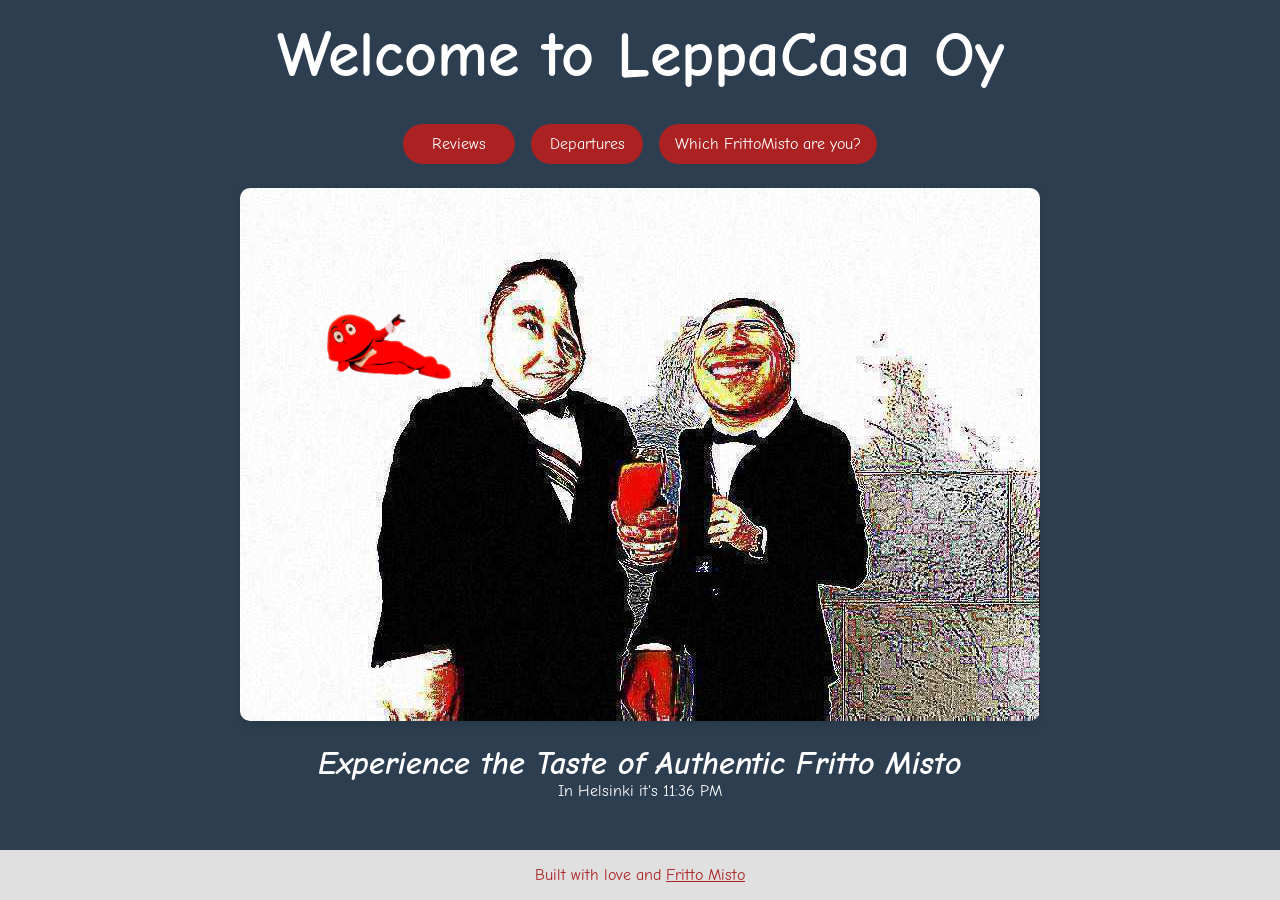
<file: index.html>
<!DOCTYPE html>
<html lang="en">

<head>
    <meta charset="UTF-8">
    <meta name="viewport" content="width=device-width, initial-scale=1.0">
    <link href="https://fonts.googleapis.com/css2?family=Comic+Neue:wght@400;700&display=swap" rel="stylesheet">
    <link rel="stylesheet" href="style.css">
    <title>LeppaCasa</title>
</head>

<body>
    <div id="dvd"></div>

    <div id="gabibbo-popup" role="dialog" aria-live="assertive" aria-label="Gabibbo status" hidden>
        <img src="media/ezio-enzo.jpg" alt="Ezio Greggio and Enzo Iacchetti">
        <p>Oh no, you killed the Gabibbo!</p>
        <button type="button" id="close-gabibbo-popup">Close</button>
    </div>

    <main>
        <h1 id="play-splash">Welcome to LeppaCasa Oy</h1>

        <nav class="site-nav" aria-label="Main navigation">
            <a href="reviews/">Reviews</a>
            <a href="hsl/">Departures</a>
            <a href="shuffle/">Which FrittoMisto are you?</a>
        </nav>

        <img src="/media/frittomisto.jpg" alt="Fritto Misto" id="play-buonasera">
        <h2><i>Experience the Taste of Authentic Fritto Misto</i></h2>
        <p id="helsinki-time">In <span id="play-striscia">Helsinki</span> it's <span id="helsinki-time-display"></span>
        </p>

    </main>

    <footer>
        Built with love and <a href="https://github.com/cannox227/leppasito">Fritto Misto</a>
    </footer>

    <audio id="audio-player-1" src="media/buonasera_gerry.mp3"></audio>
    <audio id="audio-player-2" src="media/slpash.mp3"></audio>
    <audio id="audio-player-3" src="media/striscia.mp3"></audio>

    <script>
        // Update Helsinki time
        function updateHelsinkiTime() {
            const options = { timeZone: 'Europe/Helsinki', hour: '2-digit', minute: '2-digit' };
            const helsinkiTime = new Intl.DateTimeFormat('en-US', options).format(new Date());
            document.getElementById('helsinki-time-display').textContent = helsinkiTime;
        }
        updateHelsinkiTime();
        setInterval(updateHelsinkiTime, 60000);

        // Setup click-to-play audio
        function setupAudioPlayback(audioElementId, triggerElementId) {
            const audioPlayer = document.getElementById(audioElementId);
            const triggerElement = document.getElementById(triggerElementId);

            triggerElement.addEventListener('click', () => {
                audioPlayer.play();
            });
        }
        setupAudioPlayback('audio-player-1', 'play-buonasera');
        setupAudioPlayback('audio-player-2', 'play-splash');
        setupAudioPlayback('audio-player-3', 'play-striscia');

        // DVD animation
        const dvd = document.getElementById("dvd");
        const gabibboPopup = document.getElementById('gabibbo-popup');
        const closeGabibboPopup = document.getElementById('close-gabibbo-popup');
        closeGabibboPopup.addEventListener('click', () => {
            gabibboPopup.hidden = true;
        });
        let gabibboClicks = 0;
        let gabibboExploded = false;

        dvd.addEventListener('click', () => {
            if (gabibboExploded) return;

            gabibboClicks += 1;
            if (gabibboClicks >= 6) {
                gabibboExploded = true;
                dvd.classList.add('exploding');
                setTimeout(() => {
                    dvd.hidden = true;
                    gabibboPopup.hidden = false;
                }, 1400);
                return;
            }

            dvd.style.transform = `scale(${1 + gabibboClicks * 0.45})`;
        });

        const speed = 3;
        let x = 100, y = 100;
        let dirX = 1, dirY = 1;
        const dvdWidth = dvd.clientWidth;
        const dvdHeight = dvd.clientHeight;
        const footer = document.querySelector("footer");

        const hues = [0, 90, 180, 270, 45, 135, 225, 315];

        function getRandomHue() {
            return hues[Math.floor(Math.random() * hues.length)];
        }

        function animate() {
            const sw = window.innerWidth;
            const sh = window.innerHeight;
            const footerHeight = footer.offsetHeight;
            const maxY = sh - footerHeight; // stop above footer
            let bounced = false;

            if (y + dvdHeight >= maxY || y <= 0) {
                dirY *= -1;
                bounced = true;
            }
            if (x + dvdWidth >= sw || x <= 0) {
                dirX *= -1;
                bounced = true;
            }

            if (bounced) {
                const hue = getRandomHue();
                dvd.style.filter = `hue-rotate(${hue}deg) saturate(200%)`;
            }

            x += dirX * speed;
            y += dirY * speed;
            dvd.style.left = x + "px";
            dvd.style.top = y + "px";

            requestAnimationFrame(animate);
        }

        requestAnimationFrame(animate);
    </script>
</body>

</html>
</file>
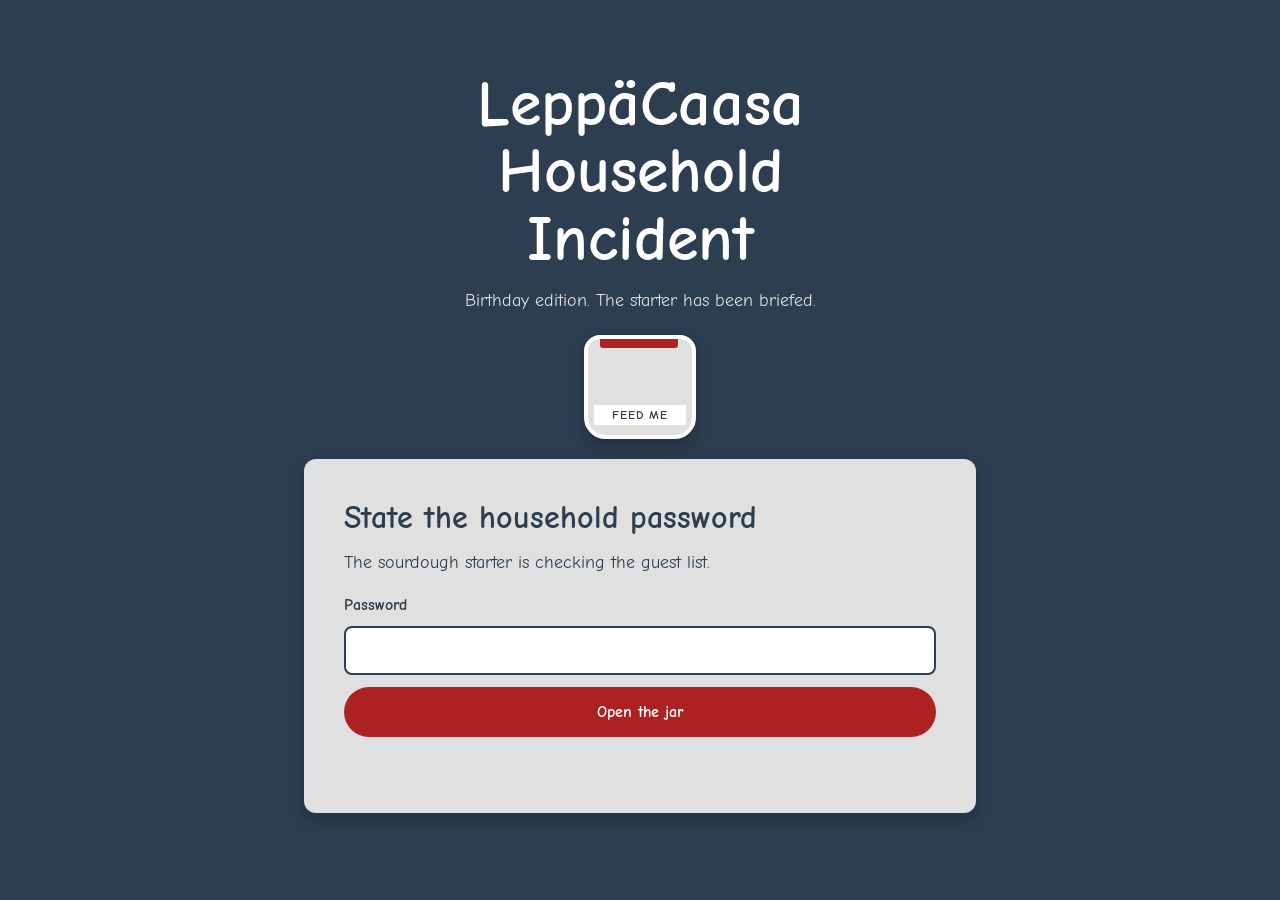
<file: gift/index.html>
<!DOCTYPE html>
<html lang="en">

<head>
    <meta charset="UTF-8">
    <meta name="viewport" content="width=device-width, initial-scale=1.0">
    <link href="https://fonts.googleapis.com/css2?family=Comic+Neue:wght@400;700&display=swap" rel="stylesheet">
    <link rel="stylesheet" href="../style.css">
    <link rel="stylesheet" href="./gift.css">
    <title>LeppäCaasa Birthday Incident</title>
</head>

<body>
    <main class="gift-page">
        <h1>LeppäCaasa Household Incident</h1>
        <p class="gift-subtitle">Birthday edition. The starter has been briefed.</p>

        <div class="starter-jar" aria-hidden="true">
            <span class="jar-lid"></span>
            <span class="starter-bubble bubble-one"></span>
            <span class="starter-bubble bubble-two"></span>
            <span class="starter-bubble bubble-three"></span>
            <span class="jar-label">FEED ME</span>
        </div>

        <section class="gift-panel" id="password-gate" aria-labelledby="gate-title">
            <h2 id="gate-title">State the household password</h2>
            <p>The sourdough starter is checking the guest list.</p>
            <form id="password-form">
                <label for="gift-password">Password</label>
                <input id="gift-password" name="password" type="password" autocomplete="current-password" required>
                <button class="gift-button" type="submit">Open the jar</button>
                <p class="password-error" id="password-error" role="alert" aria-live="polite"></p>
            </form>
        </section>

        <section class="gift-panel quiz-panel" id="quiz" aria-label="Birthday quiz" hidden>
            <div class="progress-row">
                <p id="question-progress-label">Question 1 of 8</p>
                <progress id="question-progress" aria-labelledby="question-progress-label" max="8" value="1">1 of 8</progress>
            </div>
            <article class="question-panel" id="question-panel">
                <h2 id="question-prompt" tabindex="-1"></h2>
                <div class="answer-list" id="question-answers"></div>
            </article>
            <section class="gift-reveal" id="gift-reveal" aria-label="Birthday gift reveal" hidden>
                <h2 tabindex="-1">The household has reached a decision</h2>
                <p class="reveal-copy"></p>
                <img class="gift-photo" id="gift-photo" src="../media/gift.jpg" alt="Photo for the LeppäCaasa birthday gift">
            </section>
        </section>
    </main>

    <script src="./gift.js"></script>
</body>

</html>
</file>
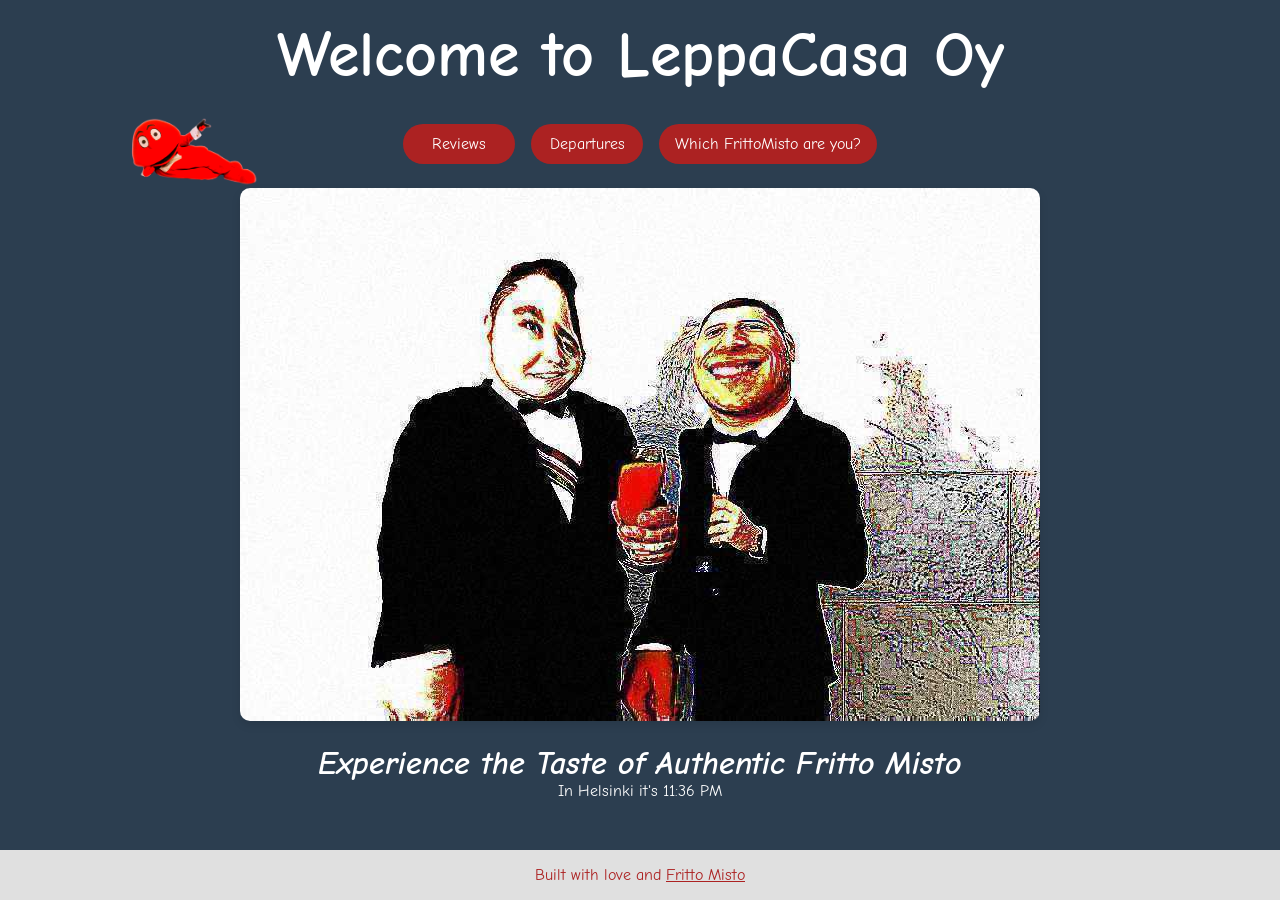
<file: menu/index.html>
<!DOCTYPE html>
<html lang="en">

<head>
    <meta charset="UTF-8">
    <meta name="viewport" content="width=device-width, initial-scale=1.0">
    <meta http-equiv="refresh" content="0; url=../">
    <link href="https://fonts.googleapis.com/css2?family=Comic+Neue:wght@400;700&display=swap" rel="stylesheet">
    <link rel="stylesheet" href="../style.css">
    <link rel="stylesheet" href="./menu.css">
    <title>LeppäCaasa Party Menu</title>
</head>

<body>
    <main class="menu-page">
        <p class="menu-kicker">The edible part of the lore</p>
        <h1>Party Menu</h1>
        <p class="menu-intro">A carefully assembled selection of things to put on a plate.</p>

        <section class="menu-card" aria-label="Party menu">
            <p class="menu-legend">
                <span class="badge vegan">VEGAN</span>
                <span class="badge not-vegan">NOT VEGAN</span>
            </p>

            <section class="menu-section">
                <h2>Buffet</h2>
                <ul>
                    <li><span>Focaccia</span><span class="badge vegan">VEGAN</span></li>
                    <li><span>Oat baguette</span><span class="badge vegan">VEGAN</span></li>
                    <li><span>Wheat baguette</span><span class="badge vegan">VEGAN</span></li>
                    <li class="menu-group">
                        <strong>Spreads</strong>
                        <ul class="menu-sublist">
                            <li><span>Tapenade</span><span class="badge vegan">VEGAN</span></li>
                            <li><span>Hummus — classic</span><span class="badge vegan">VEGAN</span></li>
                            <li><span>Hummus — paprika</span><span class="badge vegan">VEGAN</span></li>
                            <li><span>Hummus — olives + sun-dried tomatoes</span><span class="badge vegan">VEGAN</span>
                            </li>
                            <li><span>Tuna spread <small>(contains eggs)</small></span><span class="badge not-vegan">NOT
                                    VEGAN</span></li>
                            <li><span>Avocado + Philadelphia</span><span class="badge not-vegan">NOT VEGAN</span></li>
                            <li><span>Pesto</span><span class="badge not-vegan">NOT VEGAN</span></li>
                        </ul>
                    </li>
                    <li><span>Pasta with pesto (vegan) + tomatoes</span><span class="badge vegan">VEGAN</span></li>
                    <li><span>French fries</span><span class="badge vegan">VEGAN</span></li>
                    <li><span>Nuggets</span><span class="badge not-vegan">NOT VEGAN</span></li>
                    <li><span>Carrots</span><span class="badge vegan">VEGAN</span></li>
                    <li><span>Pinsa</span><span class="badge not-vegan">NOT VEGAN</span></li>
                    <li class="menu-group">
                        <strong>Cold cuts <span class="badge not-vegan">NOT VEGAN</span></strong>
                        <ul class="menu-sublist">
                            <li>Speck</li>
                            <li>Salame nostrano</li>
                            <li>Mortadella</li>
                            <li>Fuet</li>
                            <li>Prosciutto crudo</li>
                        </ul>
                    </li>
                    <li class="menu-group">
                        <strong>Cheese</strong>
                        <ul class="menu-sublist">
                            <li><span>Formaggio di malga</span><span class="badge not-vegan">NOT VEGAN</span></li>
                        </ul>
                    </li>
                </ul>
            </section>
        </section>

        <nav class="site-nav" aria-label="Page navigation">
            <a href="../">Home</a>
        </nav>
    </main>
</body>

</html>
</file>
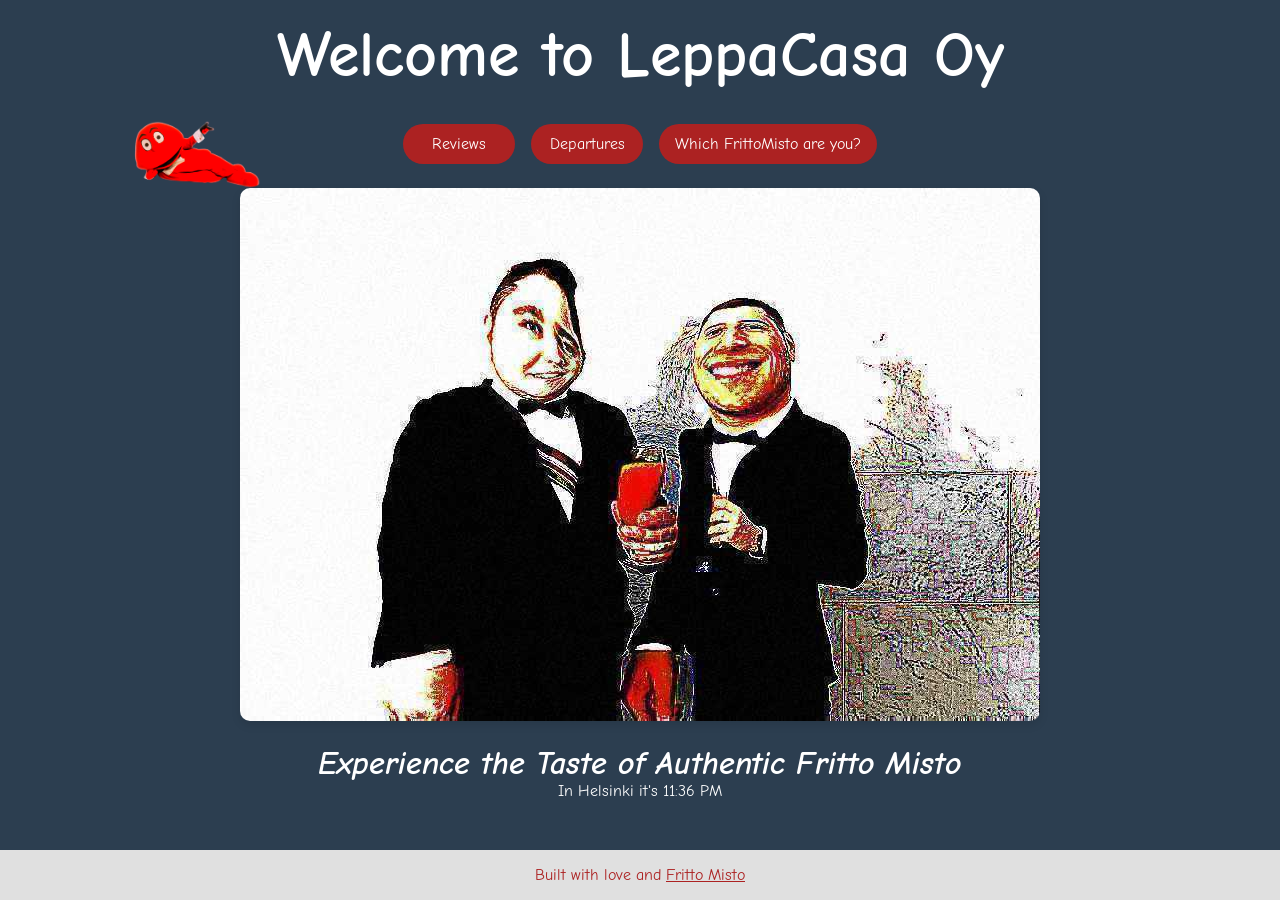
<file: party/index.html>
<!DOCTYPE html>
<html lang="en">

<head>
    <meta charset="UTF-8">
    <meta name="viewport" content="width=device-width, initial-scale=1.0">
    <meta http-equiv="refresh" content="0; url=../">
    <link href="https://fonts.googleapis.com/css2?family=Comic+Neue:wght@400;700&display=swap" rel="stylesheet">
    <link rel="stylesheet" href="../style.css">
    <link rel="stylesheet" href="./party.css">
    <title>LeppäCaasa Party</title>
</head>

<body>
    <main class="party-page">
        <p class="party-kicker">The countdown to chaos has begun</p>
        <h1>Two years of LeppäCaasa</h1>

        <section class="countdown" aria-label="Countdown to the party">
            <div>
                <strong id="days">--</strong>
                <span>days</span>
            </div>
            <div>
                <strong id="hours">--</strong>
                <span>hours</span>
            </div>
            <div>
                <strong id="minutes">--</strong>
                <span>minutes</span>
            </div>
            <div>
                <strong id="seconds">--</strong>
                <span>seconds</span>
            </div>
        </section>

        <p class="event-date">Saturday, 26 September 2026 · from 19:00 onwards</p>

        <nav class="language-switcher" aria-label="International nonsense department">
            <span>Choose your level of international confusion:</span>
            <div class="language-buttons">
                <button type="button" data-language="it" aria-label="Italian joke mode"
                    aria-pressed="false">🇮🇹</button>
                <button type="button" data-language="en" aria-label="English: correct information"
                    aria-pressed="true">🇬🇧</button>
                <button type="button" data-language="fr" aria-label="French joke mode"
                    aria-pressed="false">🇫🇷</button>
                <button type="button" data-language="es" aria-label="Spanish joke mode"
                    aria-pressed="false">🇪🇸</button>
                <button type="button" data-language="fi" aria-label="Finnish joke mode"
                    aria-pressed="false">🇫🇮</button>
                <button type="button" data-language="hu" aria-label="Hungarian joke mode"
                    aria-pressed="false">🇭🇺</button>
                <button type="button" data-language="de" aria-label="German joke mode"
                    aria-pressed="false">🇩🇪</button>
            </div>
        </nav>

        <section class="party-copy">
            <p>
                LeppäCaasa is turning two, which means we have successfully kept the house,
                the lore, and the <a class="fritto-misto" href="https://www.youtube.com/watch?v=7DQ53W_cens">fritto misto</a> alive for another year. Come celebrate this
                historic achievement with us before the authorities find out.
            </p>
            <p>
                We will provide food and snacks. If you have any food restrictions, allergies,
                or a personal feud with a specific ingredient, let us know in advance so we
                can plan accordingly. Drinks will also be provided, but if you want something
                special, fancy, or legally classified as “yours”, feel free to BYOB.
            </p>
            <p>
                If you own a gadget, object, decoration, or other mysterious artefact with
                strong <a class="fritto-misto" href="https://www.youtube.com/watch?v=7DQ53W_cens">fritto misto</a> energy, bring it along and give the house the special
                atmosphere it deserves.
            </p>
            <p class="closing">
                We are waiting for you to share some <a class="fritto-misto" href="https://www.youtube.com/watch?v=7DQ53W_cens">fritto misto</a>, questionable stories,
                and at least one excellent decision.
            </p>
        </section>

        <nav class="site-nav" aria-label="Page navigation">
            <a href="../">Home</a>
            <a href="../reviews/">Reviews</a>
        </nav>
    </main>

    <script src="./party.js"></script>
</body>

</html>
</file>
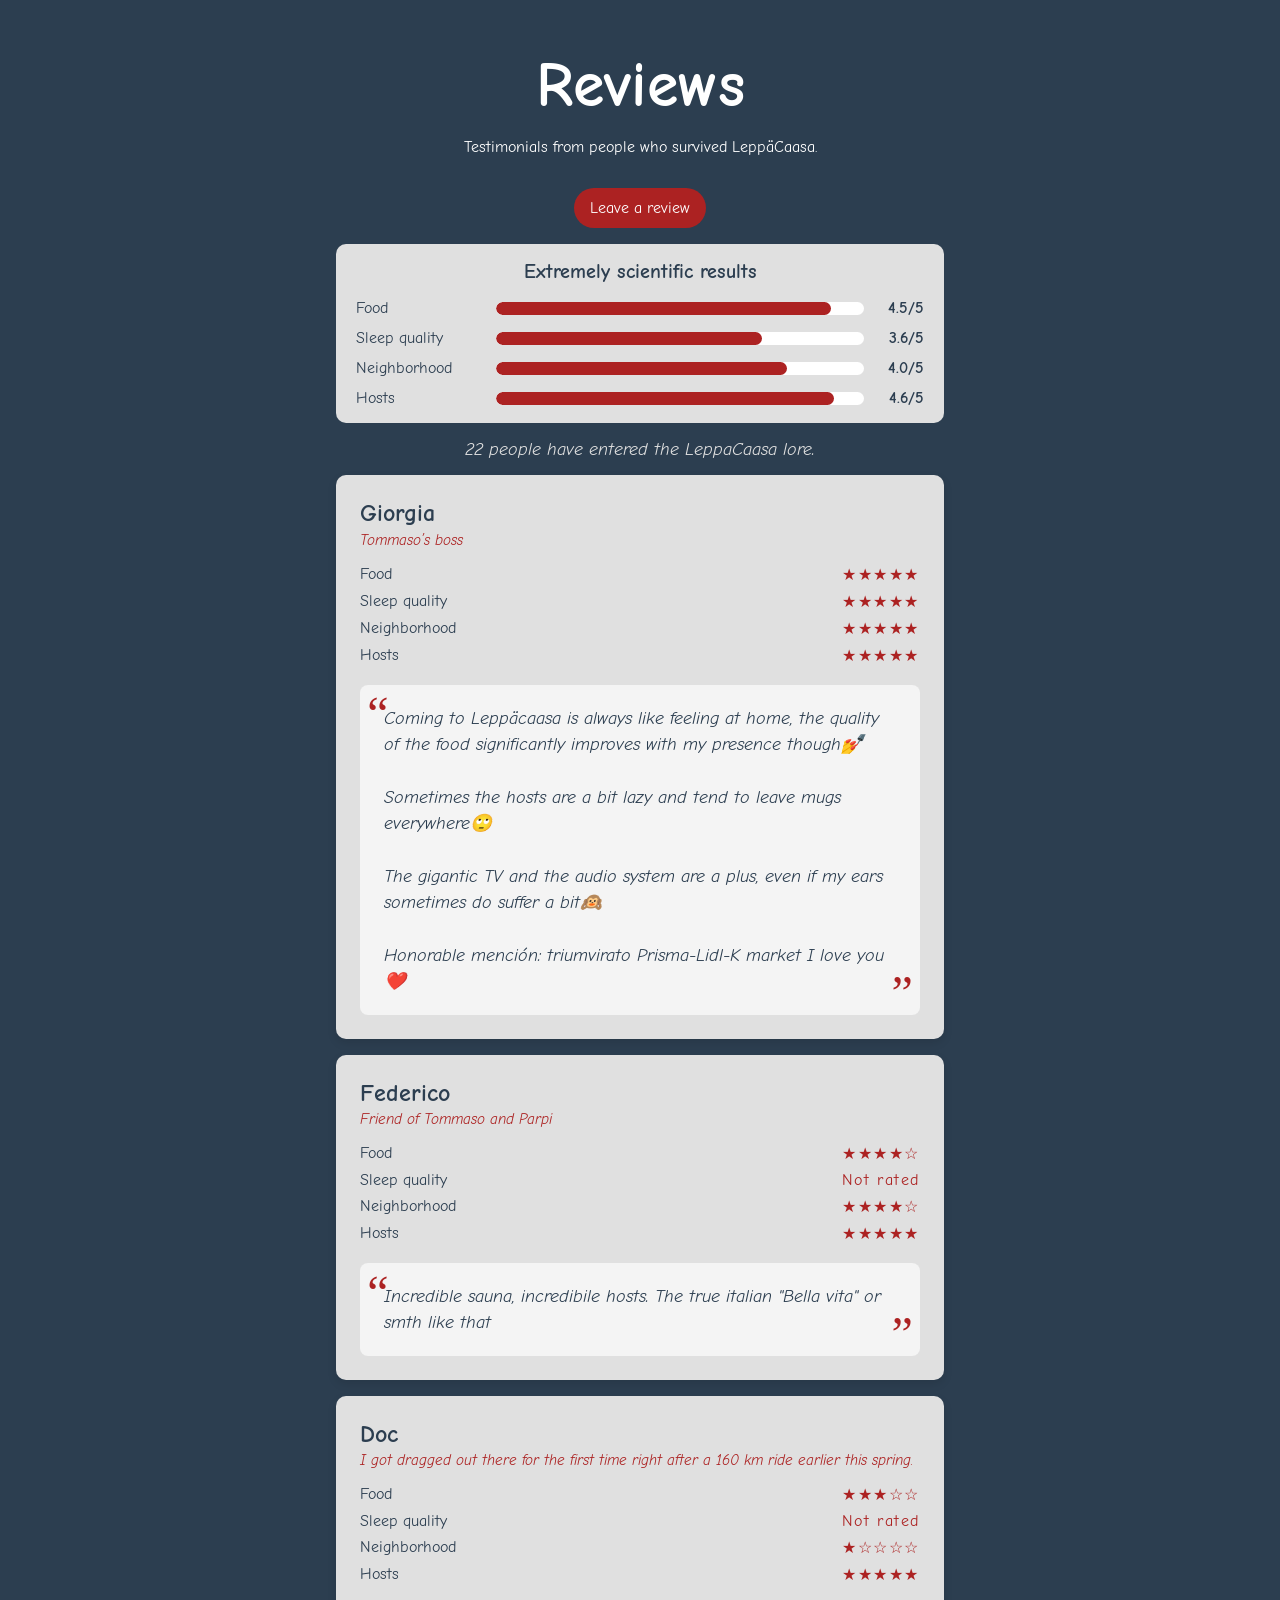
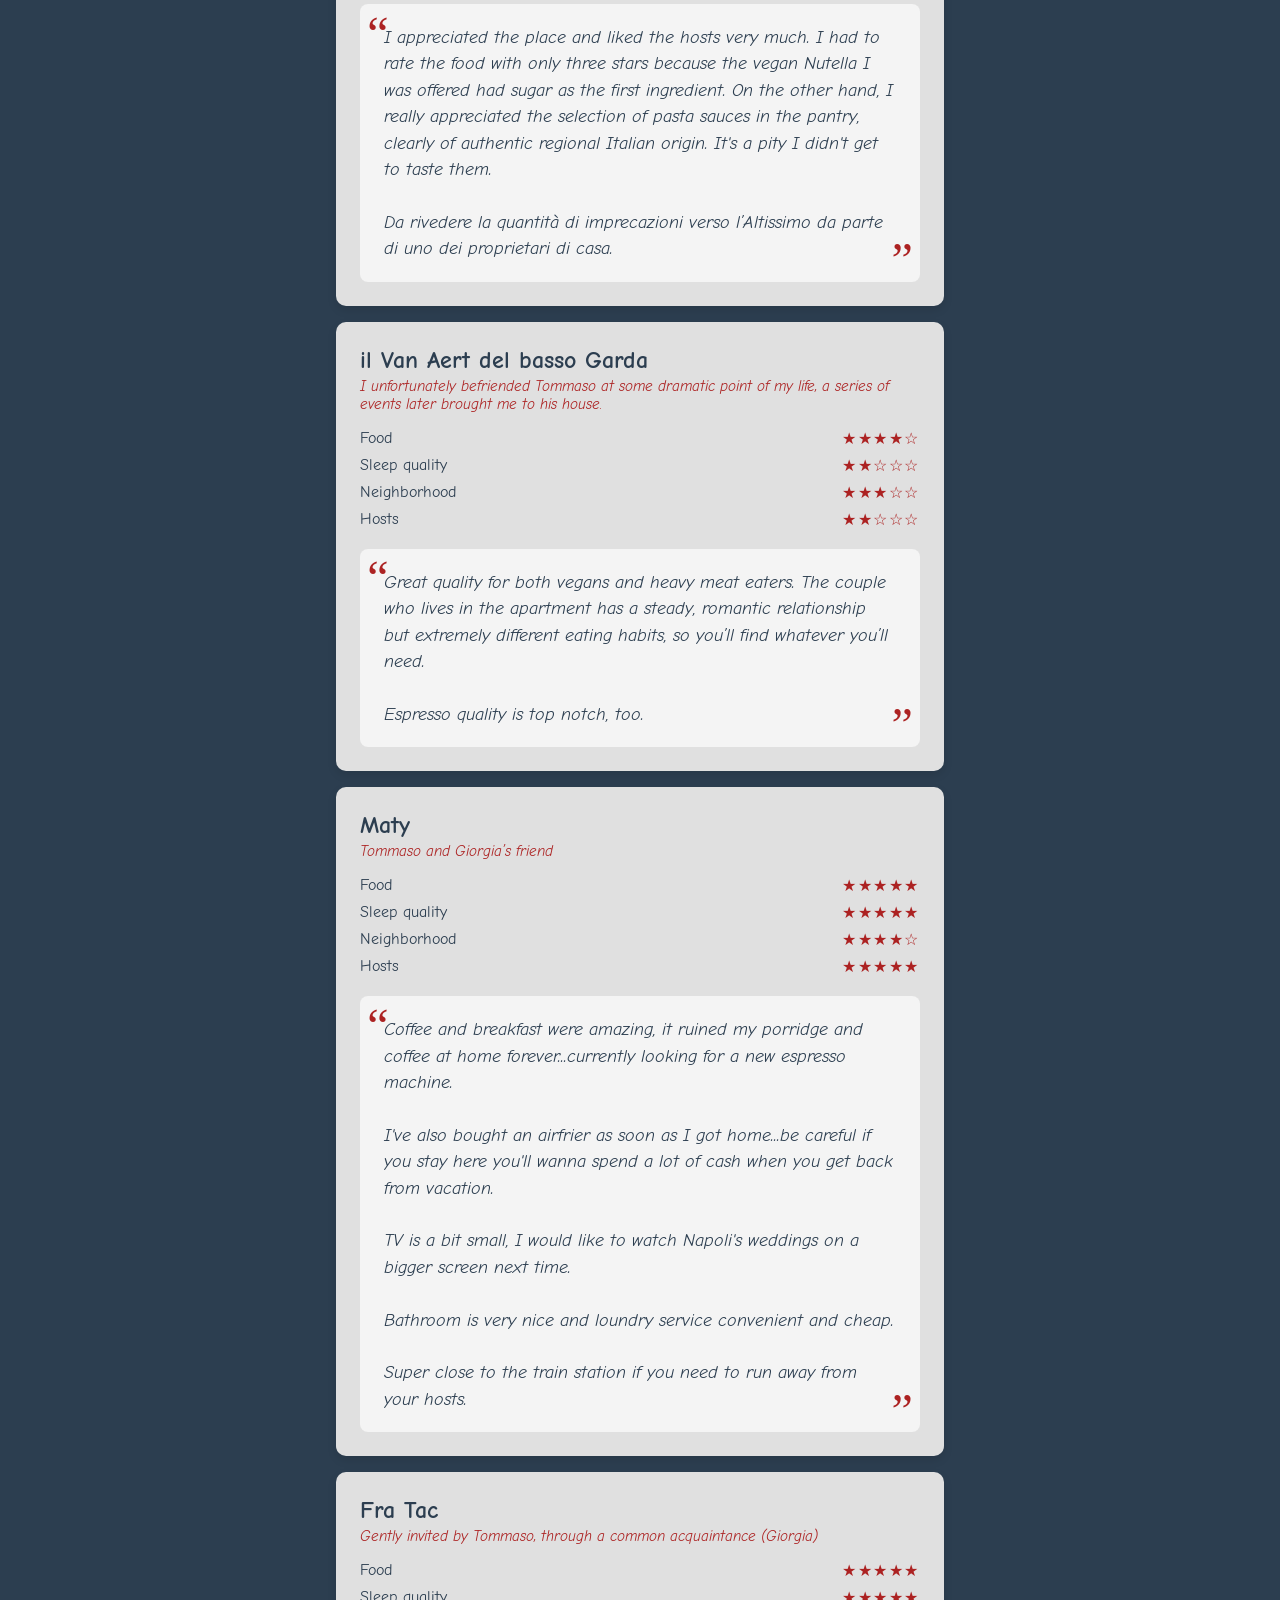
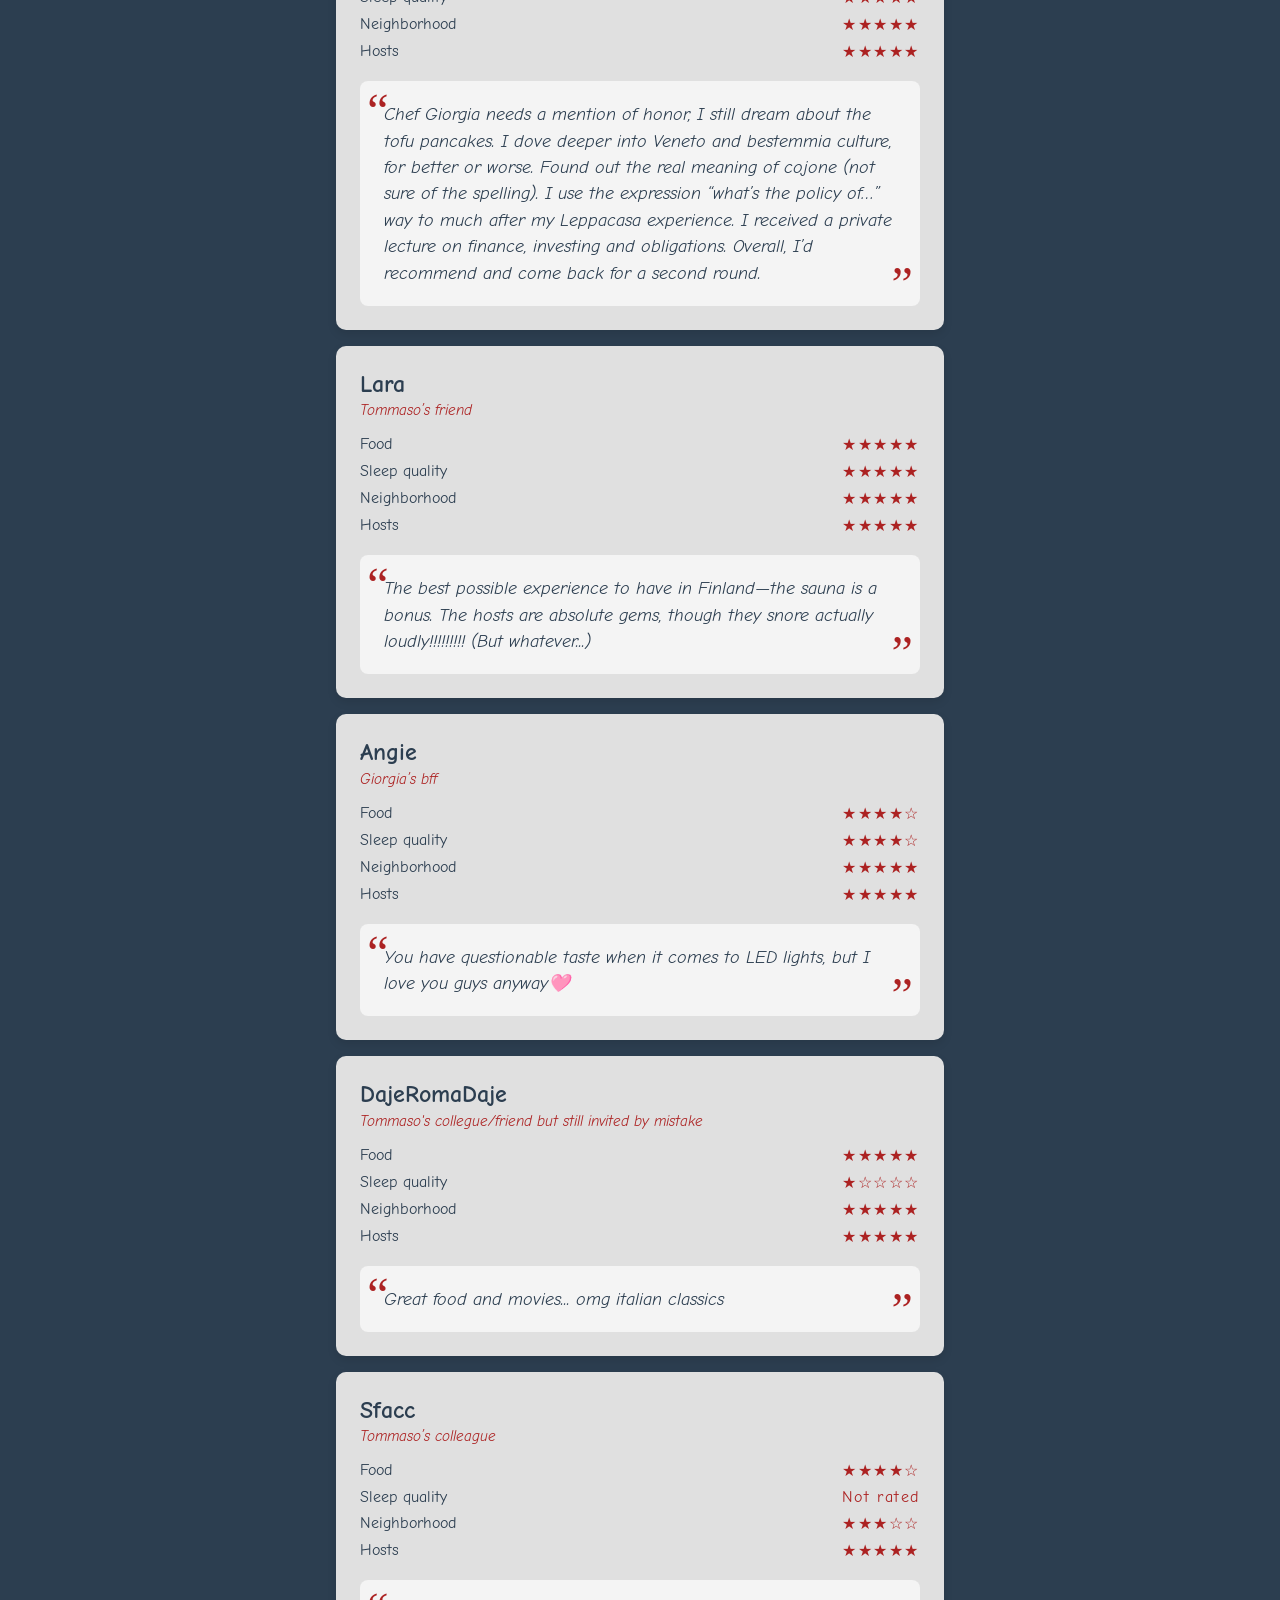
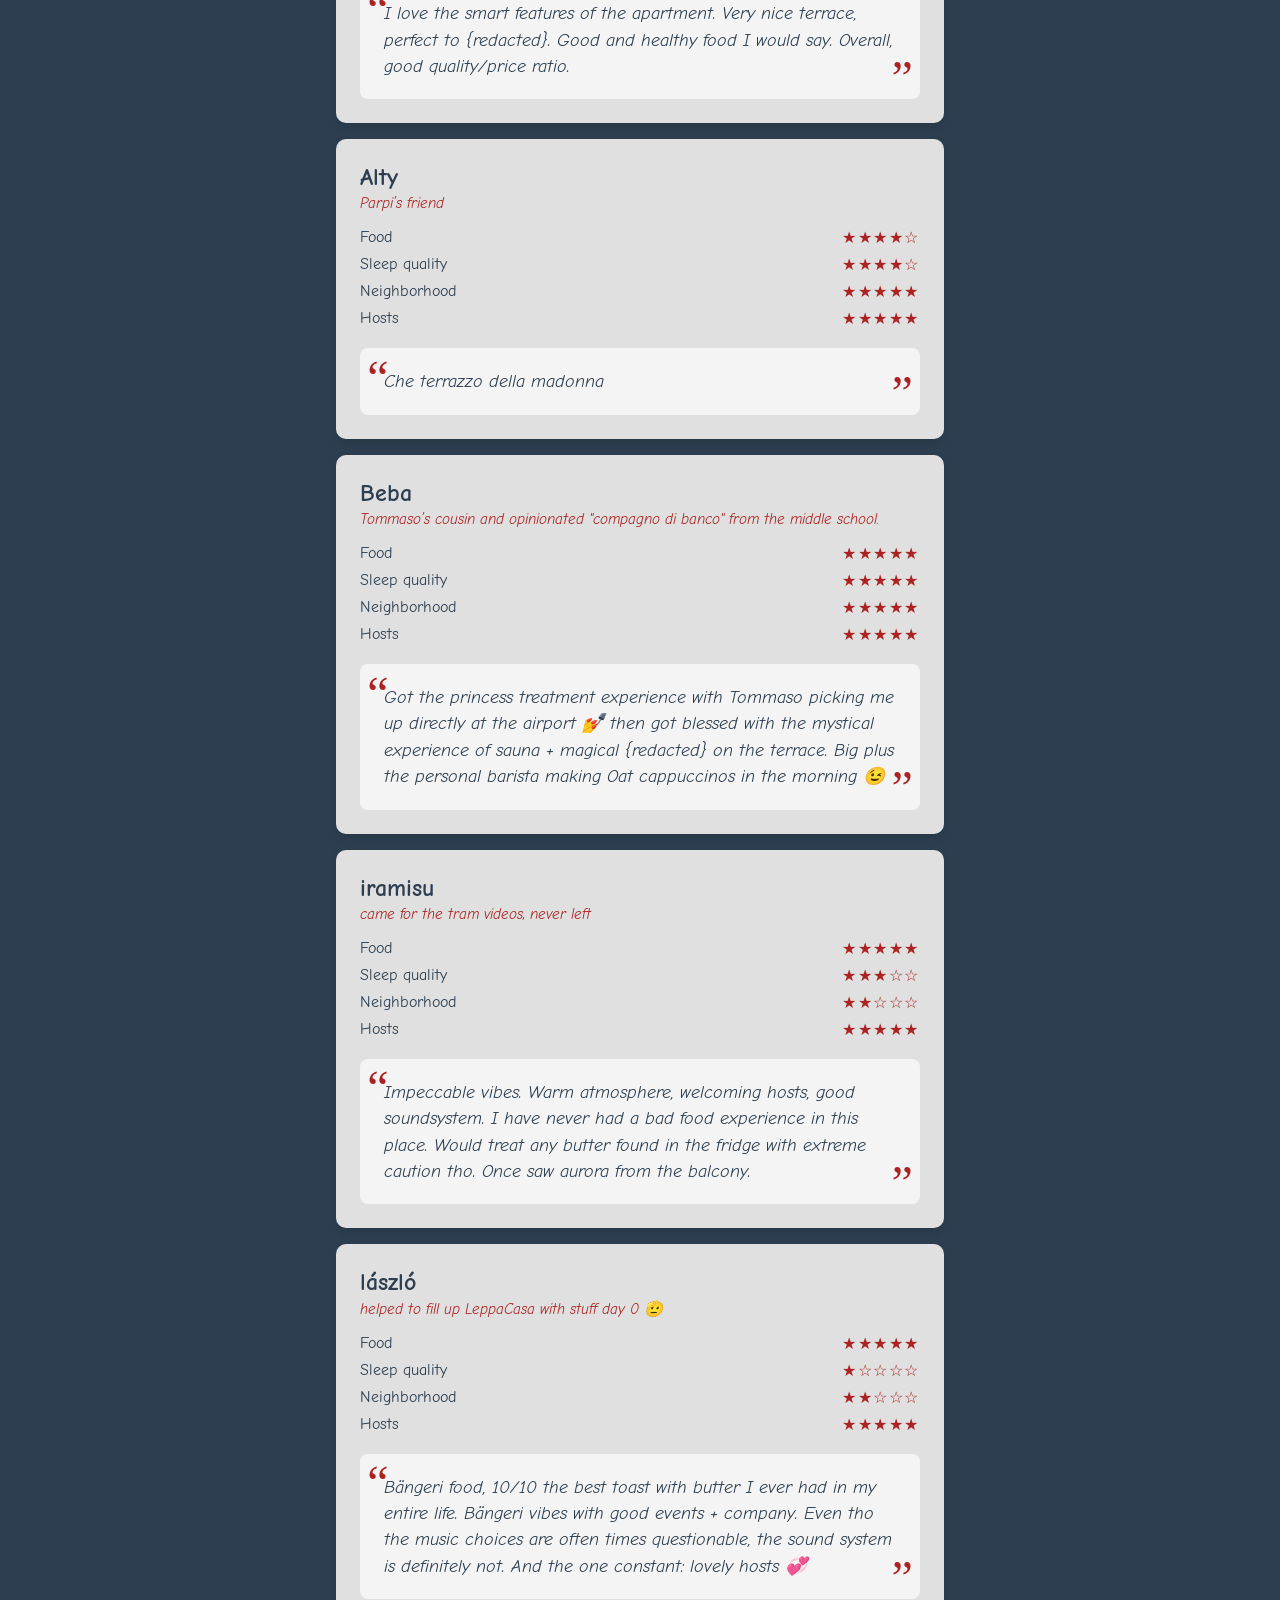
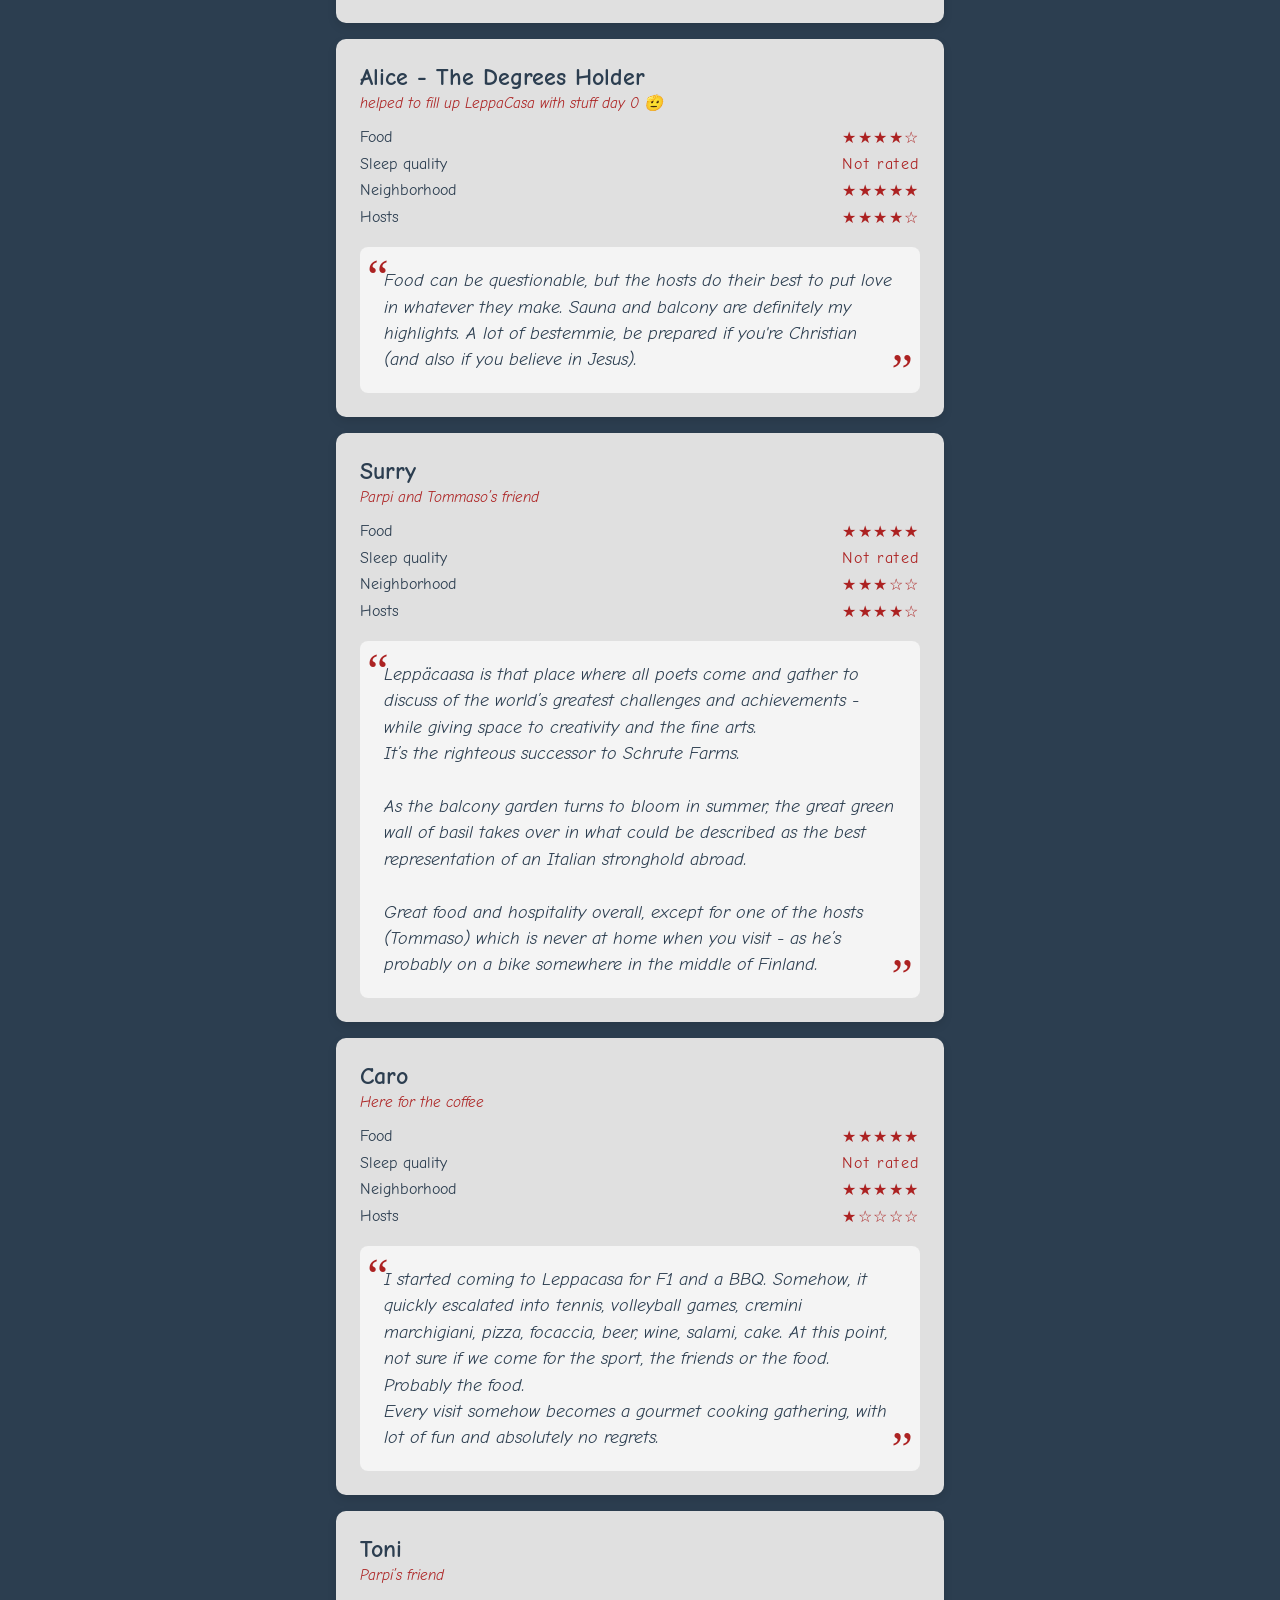
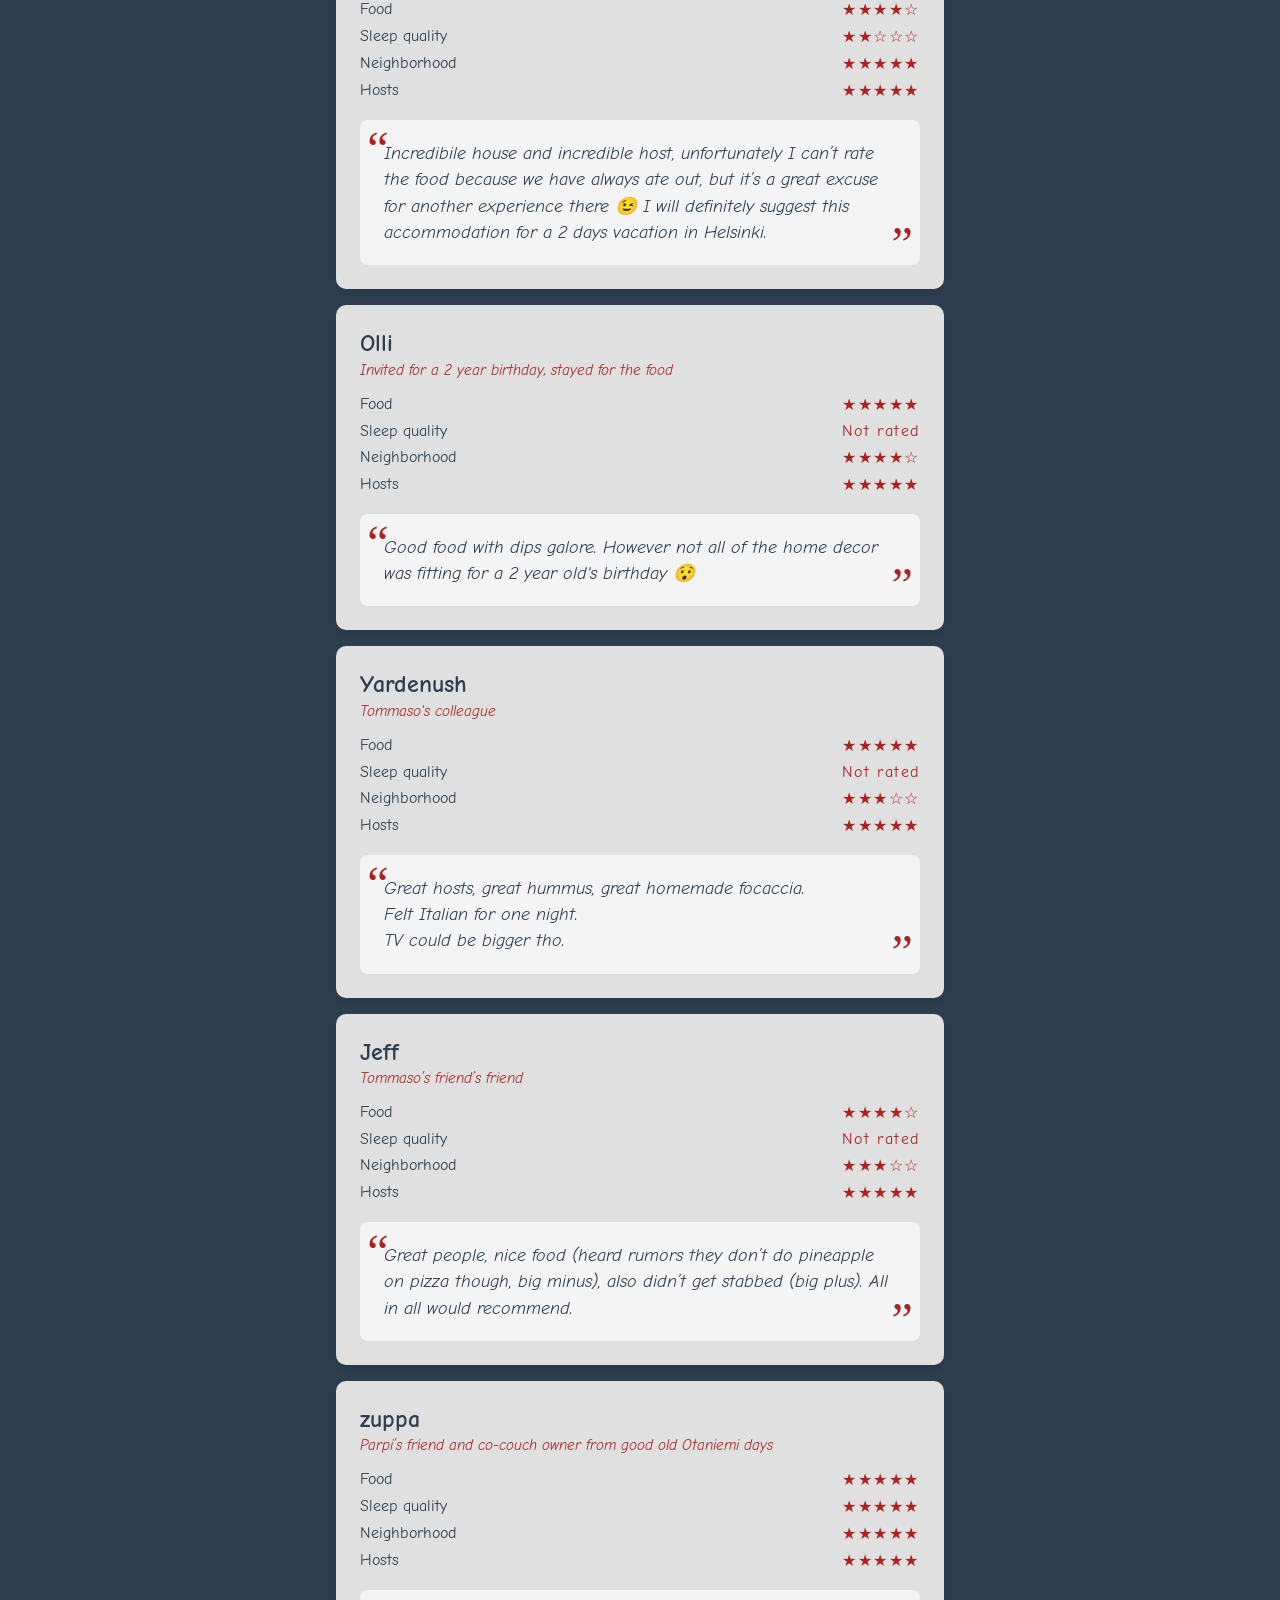
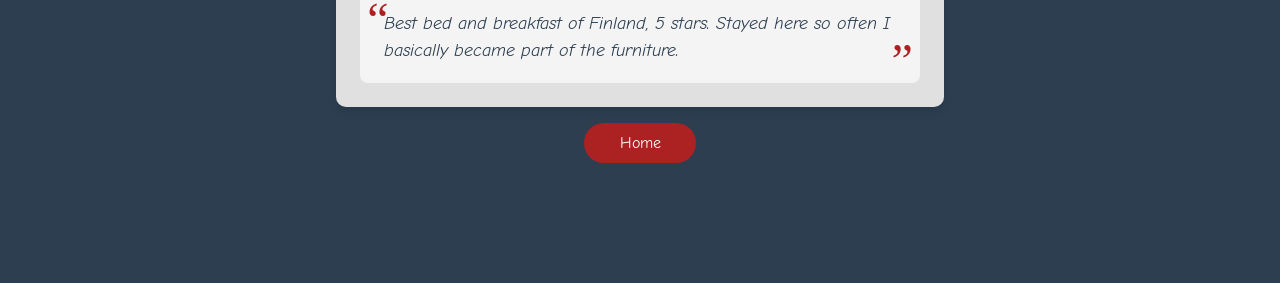
<file: reviews/index.html>
<!DOCTYPE html>
<html lang="en">

<head>
    <meta charset="UTF-8">
    <meta name="viewport" content="width=device-width, initial-scale=1.0">
    <link href="https://fonts.googleapis.com/css2?family=Comic+Neue:wght@400;700&display=swap" rel="stylesheet">
    <link rel="stylesheet" href="../style.css">
    <link rel="stylesheet" href="./reviews.css">
    <title>LeppaCasa Reviews</title>
</head>

<body>
    <main class="reviews-page">
        <h1>Reviews</h1>
        <p class="intro">Testimonials from people who survived LeppäCaasa.</p>
        <a class="review-form-link" href="https://forms.gle/9dB9rST9G5UQND4X9" target="_blank" rel="noopener">
            Leave a review
        </a>

        <section id="review-stats" aria-label="Average review scores"></section>
        <p id="review-count" aria-live="polite"></p>
        <section id="reviews-list" aria-label="Guest reviews"></section>

        <nav class="site-nav" aria-label="Page navigation">
            <a href="../">Home</a>
        </nav>
    </main>

    <script src="./reviews-data.js"></script>
    <script src="./reviews.js"></script>
</body>

</html>
</file>
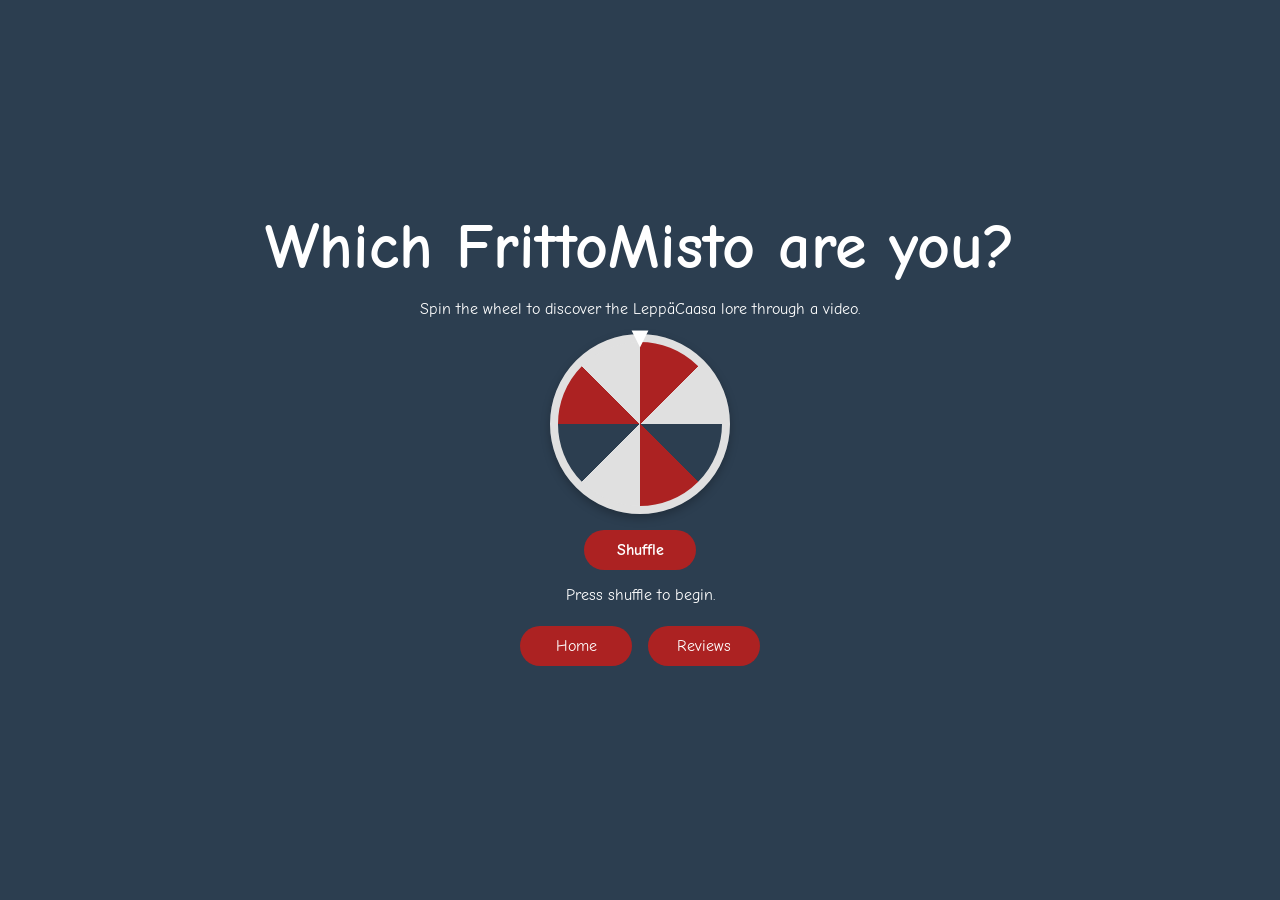
<file: shuffle/index.html>
<!DOCTYPE html>
<html lang="en">

<head>
    <meta charset="UTF-8">
    <meta name="viewport" content="width=device-width, initial-scale=1.0">
    <link href="https://fonts.googleapis.com/css2?family=Comic+Neue:wght@400;700&display=swap" rel="stylesheet">
    <link rel="stylesheet" href="../style.css">
    <link rel="stylesheet" href="./shuffle.css">
    <title>LeppaCasa Shuffle</title>
</head>

<body>
    <main class="shuffle-page">
        <h1>Which FrittoMisto are you?</h1>
        <p>Spin the wheel to discover the LeppäCaasa lore through a video.</p>
        <div class="wheel-wrap" aria-hidden="true">
            <div class="shuffle-wheel" id="shuffle-wheel"></div>
            <span class="wheel-pointer">▼</span>
        </div>
        <button class="review-form-link shuffle-button" id="shuffle-button" type="button">Shuffle</button>
        <p id="shuffle-message" aria-live="polite">Press shuffle to begin.</p>
        <p class="video-title" id="video-title" hidden></p>
        <a class="review-form-link understand-link" id="understand-link" href="#" target="_blank" rel="noopener" hidden>
            Understand more
        </a>
        <iframe
            class="video-frame"
            id="video-player"
            title="Shuffled YouTube video"
            allow="accelerometer; autoplay; clipboard-write; encrypted-media; gyroscope; picture-in-picture; web-share"
            allowfullscreen
            hidden></iframe>

        <nav class="site-nav" aria-label="Page navigation">
            <a href="../">Home</a>
            <a href="../reviews/">Reviews</a>
        </nav>
    </main>

    <script src="./shuffle.js"></script>
</body>

</html>
</file>
<file: style.css>
* {
    margin: 0;
    padding: 0;
    box-sizing: border-box;
}

body {
    background-color: #2c3e50;
    min-height: 100vh;
    /* fill screen */
    display: flex;
    flex-direction: column;
    font-family: 'Comic Sans MS', 'Comic Sans', 'Comic Neue', cursive;
    color: #ffffff;
    text-align: center;
    position: relative;
    overflow-x: hidden;
}

main {
    flex: 1;
    display: flex;
    flex-direction: column;
    justify-content: center;
    align-items: center;
}

h1 {
    font-size: 4rem;
    margin-bottom: 2rem;
}

h2 {
    font-size: 2rem;
    margin-top: 1.5rem;
}

img {
    max-width: 90%;
    height: auto;
    border-radius: 10px;
    box-shadow: 0 4px 10px rgba(0, 0, 0, 0.1);
}

footer {
    width: 100%;
    margin-top: 2rem;
    padding: 1rem;
    font-size: 1rem;
    color: #ac2222;
    text-align: center;
    background-color: #e0e0e0;
}

footer a {
    color: inherit;
}

.site-nav {
    display: flex;
    flex-wrap: wrap;
    justify-content: center;
    gap: 1rem;
    margin: 0 0 1.5rem;
}

.site-nav a,
.review-form-link {
    display: inline-block;
    min-width: 7rem;
    padding: 0.7rem 1rem;
    color: #ffffff;
    text-decoration: none;
    background-color: #ac2222;
    border-radius: 999px;
}

.site-nav a:hover,
.site-nav a:focus-visible,
.review-form-link:hover,
.review-form-link:focus-visible {
    color: #2c3e50;
    background-color: #e0e0e0;
}

@media (max-width: 768px) {
    h1 {
        font-size: 3rem;
    }

    h2 {
        font-size: 1.5rem;
    }
}

#gabibbo-popup {
    position: fixed;
    z-index: 10;
    top: 50%;
    left: 50%;
    width: min(90vw, 460px);
    padding: 1rem;
    color: #2c3e50;
    text-align: center;
    background: #e0e0e0;
    border: 6px solid #ac2222;
    border-radius: 12px;
    box-shadow: 0 8px 24px rgba(0, 0, 0, 0.45);
    transform: translate(-50%, -50%);
}

#gabibbo-popup img {
    width: 100%;
    max-height: 260px;
    object-fit: cover;
    border-radius: 8px;
}

#gabibbo-popup p {
    margin: 0.8rem 0;
    color: #ac2222;
    font-size: 1.5rem;
    font-weight: 700;
}

#close-gabibbo-popup {
    padding: 0.55rem 1rem;
    border: 0;
    border-radius: 999px;
    color: #ffffff;
    font: inherit;
    background: #ac2222;
    cursor: pointer;
}

#close-gabibbo-popup:hover,
#close-gabibbo-popup:focus-visible {
    color: #2c3e50;
    background: #ffffff;
}

#dvd {
    position: absolute;
    width: 160px;
    height: 80px;
    background-image: url("media/gabibbo_steso.png");
    background-size: contain;
    background-repeat: no-repeat;
    background-position: center;
    filter: hue-rotate(0deg) saturate(200%);
    pointer-events: auto;
    cursor: pointer;
    transform-origin: center;
    transition: transform 180ms ease-out;
}

#dvd.exploding {
    pointer-events: none;
    animation: gabibbo-explode 1400ms ease-in-out forwards;
}

@keyframes gabibbo-explode {
    0% {
        opacity: 1;
        transform: scale(3.25) rotate(0deg);
    }

    45% {
        transform: scale(4.5) rotate(0deg);
    }

    52%, 60%, 68%, 76% {
        transform: scale(4.7) rotate(-4deg);
    }

    56%, 64%, 72%, 80% {
        transform: scale(4.7) rotate(4deg);
    }

    84% {
        opacity: 1;
        transform: scale(5.2) rotate(0deg);
    }

    100% {
        opacity: 0;
        filter: saturate(500%) brightness(2);
        transform: scale(7) rotate(360deg);
    }
}
</file>
<file: gift/gift.css>
[hidden] {
    display: none !important;
}

::selection {
    color: #ffffff;
    background: #ac2222;
}

:focus-visible {
    outline: 3px solid #f4f4f4;
    outline-offset: 4px;
}

.gift-page {
    gap: 1rem;
    padding: 2rem 1rem 3rem;
}

.gift-page > h1 {
    max-width: 14ch;
    margin: 0;
    font-size: clamp(2.3rem, 7vw, 4rem);
    line-height: 1.05;
    text-wrap: balance;
}

.gift-subtitle {
    margin: 0;
    color: #e0e0e0;
    font-size: 1.15rem;
}

.starter-jar {
    position: relative;
    width: 7rem;
    height: 6.5rem;
    margin: 0.5rem 0 0.25rem;
    overflow: hidden;
    border: 4px solid #ffffff;
    border-radius: 1rem 1rem 1.35rem 1.35rem;
    background: #e0e0e0;
    box-shadow: 0 7px 18px rgba(0, 0, 0, 0.24);
}

.jar-lid {
    position: absolute;
    z-index: 1;
    top: -0.25rem;
    left: 0.75rem;
    width: 4.9rem;
    height: 0.8rem;
    border-radius: 0.2rem;
    background: #ac2222;
}

.jar-label {
    position: absolute;
    right: 0.4rem;
    bottom: 0.6rem;
    left: 0.4rem;
    padding: 0.2rem;
    color: #2c3e50;
    font-size: 0.75rem;
    font-weight: 700;
    letter-spacing: 0.08em;
    background: #ffffff;
}

.starter-bubble {
    position: absolute;
    bottom: 2rem;
    width: 1rem;
    height: 1rem;
    border: 2px solid #ac2222;
    border-radius: 50%;
    opacity: 0;
    animation: bubble-rise 2.8s ease-out infinite;
}

.bubble-one {
    left: 1.2rem;
}

.bubble-two {
    left: 3.1rem;
    animation-delay: 0.9s;
}

.bubble-three {
    right: 1.2rem;
    animation-delay: 1.7s;
}

.gift-panel {
    width: min(100%, 42rem);
    padding: clamp(1.25rem, 5vw, 2.5rem);
    color: #2c3e50;
    text-align: left;
    background: #e0e0e0;
    border-radius: 12px;
    box-shadow: 0 7px 18px rgba(0, 0, 0, 0.24);
}

.gift-panel h2 {
    margin: 0 0 0.75rem;
    font-size: clamp(1.5rem, 5vw, 2rem);
    line-height: 1.2;
    text-wrap: balance;
}

.gift-panel > p {
    margin: 0 0 1.25rem;
    font-size: 1.1rem;
    line-height: 1.5;
}

#password-form {
    display: grid;
    gap: 0.75rem;
}

#password-form label {
    font-weight: 700;
}

#gift-password {
    width: 100%;
    min-height: 3.1rem;
    padding: 0.75rem 0.9rem;
    color: #2c3e50;
    font: inherit;
    border: 2px solid #2c3e50;
    border-radius: 8px;
    background: #ffffff;
    caret-color: #ac2222;
}

#gift-password:focus-visible {
    outline-color: #ac2222;
    outline-offset: 2px;
}

.gift-button {
    min-height: 3.1rem;
    padding: 0.75rem 1rem;
    color: #ffffff;
    font: inherit;
    font-weight: 700;
    border: 0;
    border-radius: 999px;
    background: #ac2222;
    cursor: pointer;
    transition: color 160ms ease-out, background-color 160ms ease-out, transform 160ms ease-out;
}

.gift-button:hover:not(:disabled) {
    color: #2c3e50;
    background: #ffffff;
    transform: translateY(-2px);
}

.gift-button:focus-visible {
    outline-color: #2c3e50;
}

.gift-button:disabled {
    cursor: wait;
    opacity: 0.7;
}

.password-error {
    min-height: 1.5em;
    margin: 0;
    color: #821919;
    font-weight: 700;
}

.quiz-panel {
    padding-bottom: 2rem;
}

.progress-row {
    display: grid;
    grid-template-columns: auto minmax(5rem, 1fr);
    align-items: center;
    gap: 1rem;
    margin-bottom: 1.5rem;
}

.progress-row p {
    margin: 0;
    font-weight: 700;
    white-space: nowrap;
}

#question-progress {
    width: 100%;
    height: 0.7rem;
    overflow: hidden;
    border: 0;
    border-radius: 999px;
    appearance: none;
    background: #ffffff;
}

#question-progress::-webkit-progress-bar {
    border-radius: 999px;
    background: #ffffff;
}

#question-progress::-webkit-progress-value,
#question-progress::-moz-progress-bar {
    border-radius: 999px;
    background: #ac2222;
}

.question-panel.is-entering {
    animation: question-arrive 420ms cubic-bezier(0.16, 1, 0.3, 1) both;
}

#question-prompt {
    margin-bottom: 1.5rem;
    line-height: 1.3;
}

.answer-list {
    display: grid;
    grid-template-columns: repeat(2, minmax(0, 1fr));
    gap: 0.8rem;
}

.answer-button {
    min-height: 4rem;
    border-radius: 10px;
}

.gift-reveal {
    display: grid;
    justify-items: center;
    gap: 1.25rem;
    text-align: center;
}

.gift-reveal h2 {
    max-width: 22ch;
}

.reveal-copy {
    max-width: 36rem;
    margin: 0;
    font-size: clamp(1.2rem, 4vw, 1.55rem);
    font-weight: 700;
    line-height: 1.5;
    text-wrap: balance;
}

.gift-photo {
    width: min(100%, 34rem);
    max-width: 100%;
    height: auto;
    border-radius: 10px;
}

@keyframes bubble-rise {
    0% { opacity: 0; transform: translateY(1.2rem) scale(0.6); }
    25% { opacity: 0.8; }
    100% { opacity: 0; transform: translateY(-3.7rem) scale(1.15); }
}

@keyframes question-arrive {
    from { opacity: 0; filter: blur(4px); transform: translateY(0.8rem); }
    to { opacity: 1; filter: blur(0); transform: translateY(0); }
}

@media (max-width: 520px) {
    .gift-page {
        padding-top: 1.5rem;
    }

    .answer-list {
        grid-template-columns: 1fr;
    }

    .progress-row {
        grid-template-columns: 1fr;
        gap: 0.5rem;
    }
}

@media (prefers-reduced-motion: reduce) {
    *,
    *::before,
    *::after {
        scroll-behavior: auto !important;
        animation-duration: 0.01ms !important;
        animation-iteration-count: 1 !important;
        transition-duration: 0.01ms !important;
    }
}
</file>
<file: menu/menu.css>
.menu-page {
    width: min(100%, 58rem);
    gap: 1rem;
    padding: 3rem 1rem;
}

.menu-kicker {
    margin: 0;
    color: #e0e0e0;
    font-size: 1.1rem;
}

.menu-page h1 {
    margin: 0;
}

.menu-intro {
    margin: 0;
    font-size: 1.1rem;
}

.menu-card {
    width: min(100%, 48rem);
    margin-inline: auto;
    padding: 1.5rem;
    color: #2c3e50;
    text-align: left;
    background-color: #e0e0e0;
    border-radius: 10px;
    box-shadow: 0 4px 10px rgba(0, 0, 0, 0.1);
}

.menu-legend {
    display: flex;
    flex-wrap: wrap;
    gap: 0.5rem;
    margin: 0 0 1.25rem;
}

.menu-section + .menu-section {
    margin-top: 1.5rem;
    padding-top: 1.25rem;
    border-top: 2px solid rgba(44, 62, 80, 0.15);
}

.menu-section h2 {
    margin: 0 0 0.6rem;
    color: #ac2222;
    font-size: 1.6rem;
}

.menu-section ul {
    display: grid;
    gap: 0.6rem;
    margin: 0;
    padding: 0;
    list-style: none;
}

.menu-section li {
    display: flex;
    align-items: center;
    justify-content: space-between;
    gap: 1rem;
    font-size: 1.1rem;
}

.menu-section li.menu-group {
    display: block;
    margin-top: 0.75rem;
    padding-left: 1.25rem;
    border-left: 3px solid #ac2222;
}

.menu-group strong {
    display: block;
    margin-bottom: 0.35rem;
    color: inherit;
    font-size: inherit;
}

.menu-sublist {
    margin: 0.6rem 0 0;
    padding-left: 1.25rem;
    list-style: disc;
}

.menu-sublist li {
    display: list-item;
    padding-left: 0.25rem;
}

.menu-sublist .badge {
    float: right;
    margin-left: 0.5rem;
}

.menu-section small {
    font-size: 0.9em;
}

.badge {
    flex: 0 0 auto;
    padding: 0.2rem 0.45rem;
    border-radius: 999px;
    font-size: 0.7rem;
    font-weight: 700;
    letter-spacing: 0.04em;
}

.vegan {
    color: #245c35;
    background: #bfe5c7;
}

.not-vegan {
    color: #7e1f1f;
    background: #f2c2c2;
}

.optional {
    color: #5a4a12;
    background: #f1df9b;
}

@media (max-width: 480px) {
    .menu-page {
        padding: 2rem 1rem;
    }

    .menu-card {
        padding: 1rem;
    }

    .menu-section li {
        align-items: flex-start;
        font-size: 1rem;
    }

    .badge {
        font-size: 0.6rem;
    }
}
</file>
<file: party/party.css>
.party-page {
    width: 100%;
    gap: 1rem;
    max-width: 58rem;
    padding: 3rem 1rem;
}

.party-kicker {
    margin: 0;
    color: #e0e0e0;
    font-size: 1.1rem;
}

.party-page h1 {
    max-width: 100%;
    margin: 0;
}

.countdown {
    display: grid;
    grid-template-columns: repeat(4, minmax(5rem, 1fr));
    gap: 0.75rem;
    width: min(100%, 36rem);
    margin-inline: auto;
}

.countdown div {
    padding: 1rem 0.5rem;
    color: #2c3e50;
    background-color: #e0e0e0;
    border-radius: 10px;
}

.countdown strong,
.countdown span {
    display: block;
}

.countdown strong {
    font-size: 2rem;
}

.countdown span {
    font-size: 0.9rem;
}

.event-date {
    margin: 0;
    font-size: 1.2rem;
    font-weight: 700;
}

.language-switcher {
    display: grid;
    gap: 0.5rem;
    justify-items: center;
    color: #e0e0e0;
    font-size: 0.9rem;
}

.language-buttons {
    display: flex;
    flex-wrap: wrap;
    justify-content: center;
    gap: 0.4rem;
}

.language-buttons button {
    min-width: 2.75rem;
    padding: 0.45rem;
    border: 2px solid transparent;
    border-radius: 999px;
    font-size: 1.35rem;
    line-height: 1;
    background: #e0e0e0;
    cursor: pointer;
}

.language-buttons button:hover,
.language-buttons button:focus-visible,
.language-buttons button[aria-pressed="true"] {
    border-color: #e0e0e0;
    background: #ac2222;
}

.party-copy {
    width: min(100%, 48rem);
    margin-inline: auto;
    padding: 1.5rem;
    color: #2c3e50;
    text-align: left;
    background-color: #e0e0e0;
    border-radius: 10px;
    box-shadow: 0 4px 10px rgba(0, 0, 0, 0.1);
}

.party-copy p {
    margin: 0 0 1rem;
    font-size: 1.1rem;
    line-height: 1.5;
}

.fritto-misto {
    color: inherit;
    text-decoration: underline;
    text-underline-offset: 0.15em;
}

.party-copy p:last-child {
    margin-bottom: 0;
}

.party-copy .closing {
    color: #ac2222;
    font-weight: 700;
}

@media (max-width: 480px) {
    .party-page {
        padding: 2rem 1rem;
    }

    .countdown {
        gap: 0.35rem;
    }

    .countdown div {
        padding: 0.75rem 0.25rem;
    }

    .countdown strong {
        font-size: 1.5rem;
    }

    .countdown span {
        font-size: 0.75rem;
    }
}
</file>
<file: reviews/reviews.css>
.reviews-page {
    gap: 1rem;
    padding: 3rem 1rem 6rem;
}

.reviews-page h1 {
    margin-bottom: 0;
}

.intro {
    margin-bottom: 1rem;
}

#review-stats {
    width: min(100%, 38rem);
    padding: 1rem 1.25rem;
    color: #2c3e50;
    background-color: #e0e0e0;
    border-radius: 10px;
}

#review-stats h2 {
    margin: 0 0 1rem;
    font-size: 1.25rem;
}

.stats {
    display: grid;
    gap: 0.75rem;
}

.stat-row {
    display: grid;
    grid-template-columns: 8rem 1fr 3rem;
    align-items: center;
    gap: 0.75rem;
    text-align: left;
}

.stat-bar {
    height: 0.8rem;
    overflow: hidden;
    background-color: #ffffff;
    border-radius: 999px;
}

.stat-fill {
    display: block;
    height: 100%;
    background-color: #ac2222;
    border-radius: inherit;
}

.stat-row strong {
    text-align: right;
}

#review-count {
    margin: 0;
    color: #e0e0e0;
    font-size: 1.1rem;
    font-style: italic;
}

#reviews-list {
    display: grid;
    gap: 1rem;
    width: min(100%, 38rem);
}

.review {
    width: min(100%, 38rem);
    padding: 1.5rem;
    color: #2c3e50;
    text-align: left;
    background-color: #e0e0e0;
    border-radius: 10px;
    box-shadow: 0 4px 10px rgba(0, 0, 0, 0.1);
}

.review h2 {
    margin: 0;
    font-size: 1.5rem;
}

.connection {
    margin: 0.2rem 0 1rem;
    color: #ac2222;
    font-size: 0.95rem;
    font-style: italic;
}

.ratings {
    display: grid;
    gap: 0.5rem;
    margin-bottom: 1rem;
}

.rating-row {
    display: flex;
    justify-content: space-between;
    gap: 1rem;
}

.rating-row dt,
.rating-row dd {
    margin: 0;
}

.stars {
    color: #ac2222;
    letter-spacing: 0.1em;
    white-space: nowrap;
}

.comment {
    position: relative;
    margin: 1.25rem 0 0;
    padding: 1.25rem 1.5rem;
    color: #2c3e50;
    font-size: 1.1rem;
    font-style: italic;
    line-height: 1.5;
    white-space: pre-line;
    background-color: #f4f4f4;
    border-radius: 8px;
}

.comment::before,
.comment::after {
    position: absolute;
    color: #ac2222;
    font-family: Georgia, serif;
    font-size: 3rem;
    font-style: normal;
    line-height: 1;
}

.comment::before {
    content: '“';
    top: 0.35rem;
    left: 0.45rem;
}

.comment::after {
    content: '”';
    right: 0.45rem;
    bottom: -0.15rem;
}

@media (max-width: 480px) {
    .stat-row {
        grid-template-columns: 1fr 3rem;
    }

    .stat-bar {
        grid-column: 1 / -1;
        grid-row: 2;
    }

    .review {
        padding: 1rem;
    }

    .rating-row {
        align-items: flex-start;
        flex-direction: column;
        gap: 0.1rem;
    }
}
</file>
<file: shuffle/shuffle.css>
.shuffle-page {
    width: min(90%, 900px);
    margin-inline: auto;
    align-items: center;
    gap: 1rem;
    text-align: center;
}

.shuffle-page h1 {
    margin-bottom: 0;
}

.shuffle-button {
    border: 0;
    cursor: pointer;
    font: inherit;
    font-weight: 700;
}

.shuffle-button:disabled {
    cursor: wait;
    opacity: 0.6;
}

.wheel-wrap {
    position: relative;
    width: 180px;
    height: 180px;
}

.shuffle-wheel {
    width: 100%;
    height: 100%;
    border: 8px solid #e0e0e0;
    border-radius: 50%;
    background: conic-gradient(#ac2222 0 45deg, #e0e0e0 45deg 90deg, #2c3e50 90deg 135deg, #ac2222 135deg 180deg, #e0e0e0 180deg 225deg, #2c3e50 225deg 270deg, #ac2222 270deg 315deg, #e0e0e0 315deg);
    box-shadow: 0 4px 10px rgba(0, 0, 0, 0.25);
}

.shuffle-wheel.is-spinning {
    animation: spin-wheel 2.2s cubic-bezier(0.15, 0.85, 0.25, 1) forwards;
}

.wheel-pointer {
    position: absolute;
    top: -0.8rem;
    left: 50%;
    color: #ffffff;
    font-size: 1.8rem;
    transform: translateX(-50%);
}

@keyframes spin-wheel {
    to { transform: rotate(1800deg); }
}

.understand-link {
    margin-bottom: 0.5rem;
}

.understand-link[hidden] {
    display: none;
}

.video-title {
    margin: 0;
    font-style: italic;
    font-size: 1.25rem;
}

.video-frame {
    width: 100%;
    aspect-ratio: 16 / 9;
    border: 0;
    border-radius: 10px;
    background: #000;
}

#shuffle-message {
    min-height: 1.5em;
}
</file>
